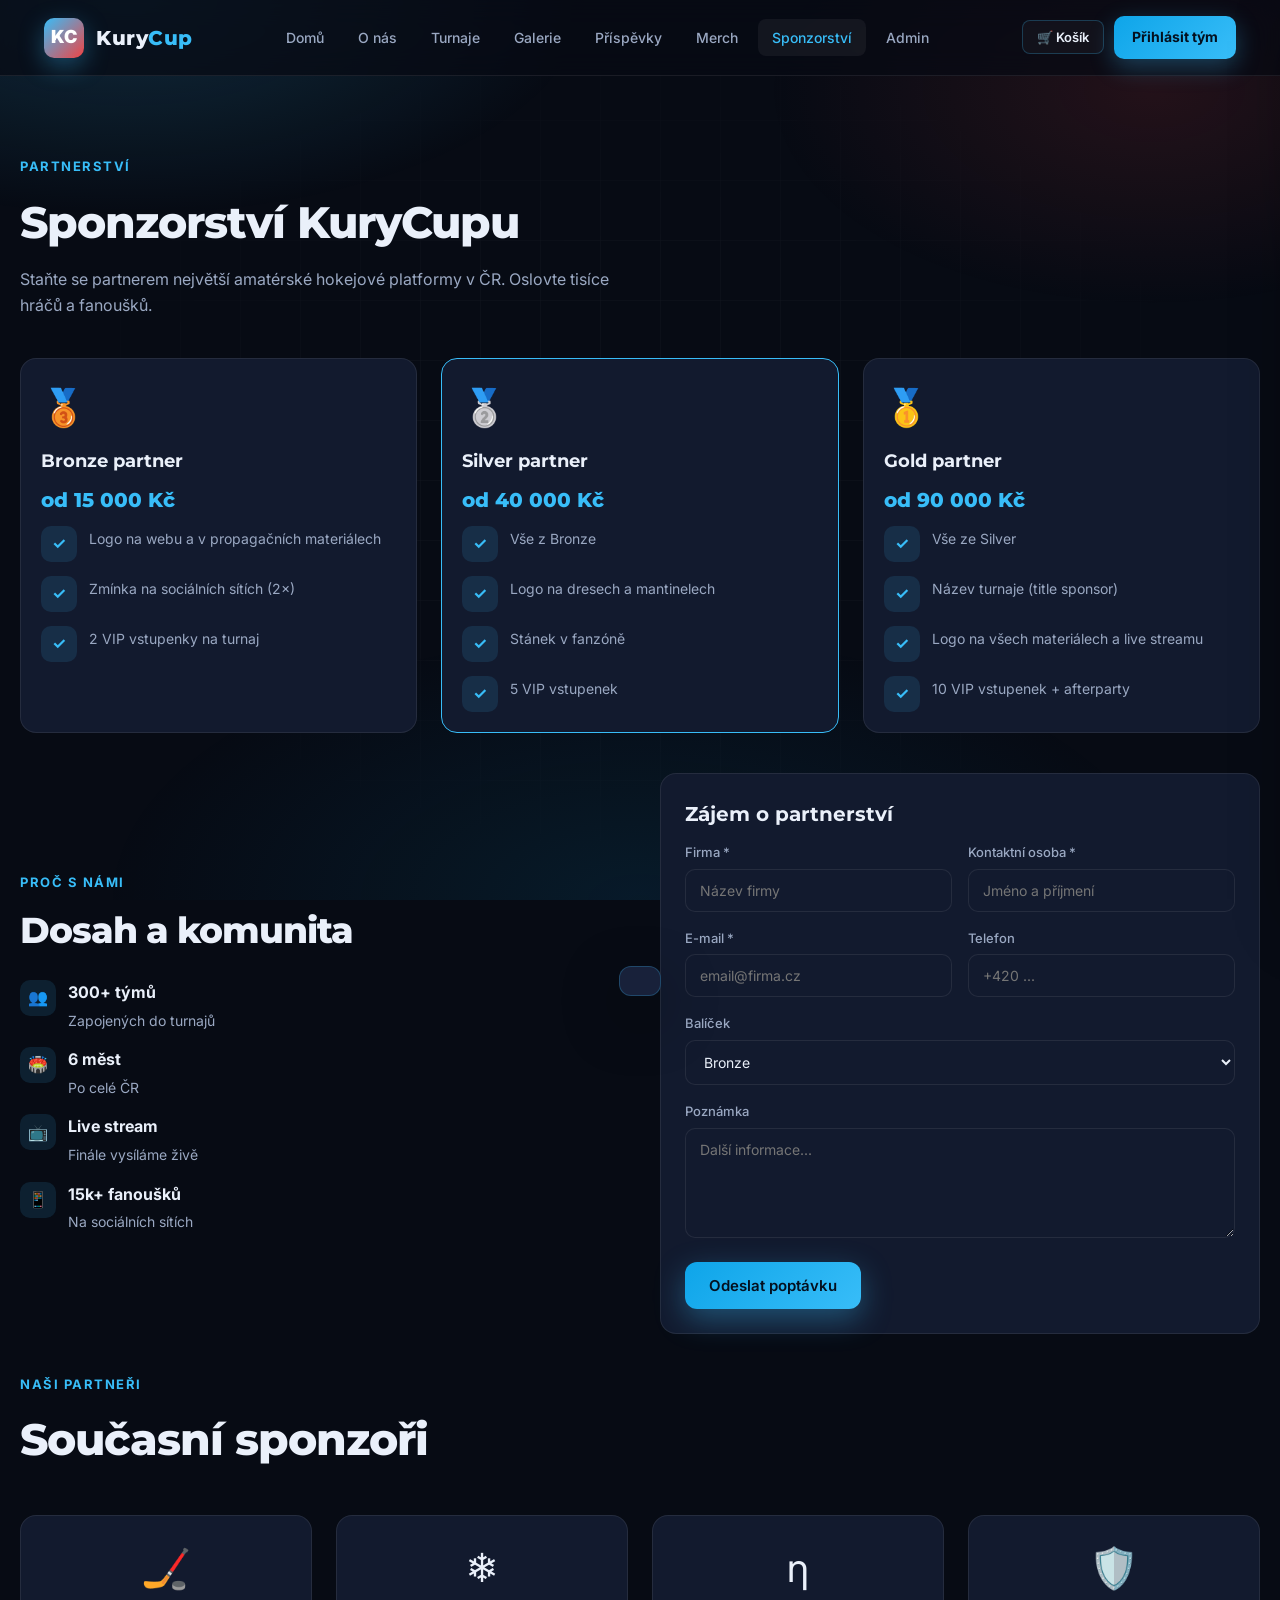
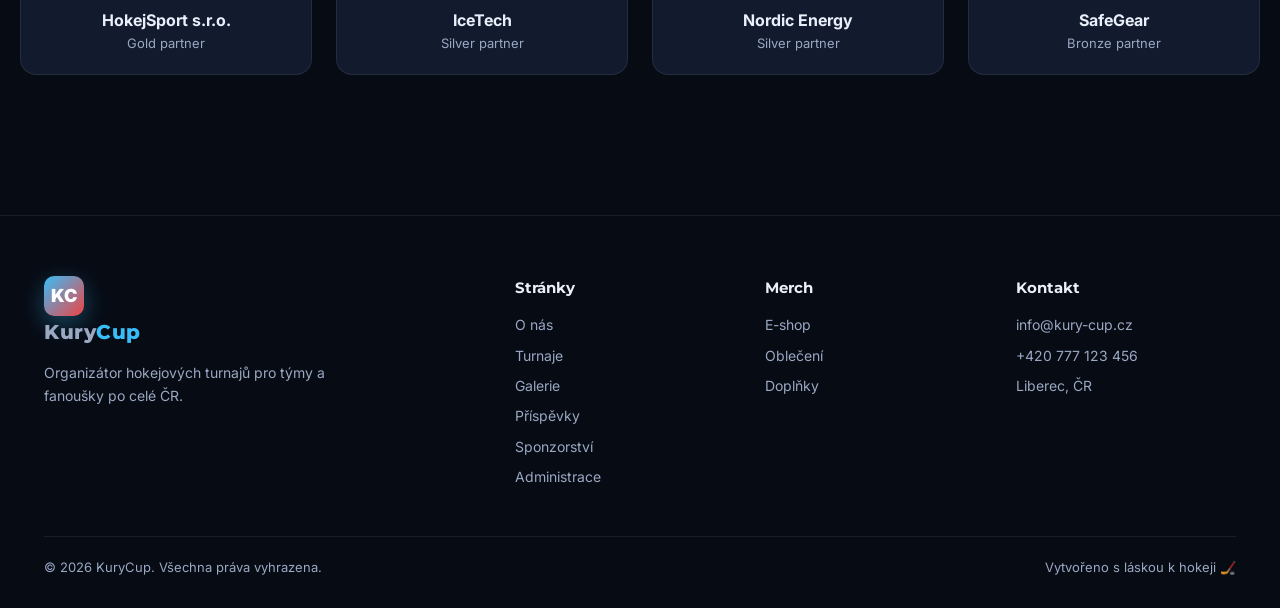
<file: sponzorstvi.html>
<!DOCTYPE html>
<html lang="cs">
<head>
<meta charset="UTF-8">
<meta name="viewport" content="width=device-width, initial-scale=1.0">
<title>Sponzorství – KuryCup</title>
<link rel="preconnect" href="https://fonts.googleapis.com">
<link rel="preconnect" href="https://fonts.gstatic.com" crossorigin>
<link href="https://fonts.googleapis.com/css2?family=Inter:wght@300;400;500;600;700&family=Montserrat:wght@600;700;800;900&display=swap" rel="stylesheet">
<link rel="stylesheet" href="css/styles.css">
<script src="js/data.js"></script>
</head>
<body>
<div class="bg-glow"></div><div class="grid-overlay"></div>
<nav class="nav">
  <div class="nav-inner">
    <a href="index.html" class="logo"><div class="logo-mark">KC</div><div class="logo-text">Kury<span>Cup</span></div></a>
    <ul class="nav-links">
      <li><a href="index.html">Domů</a></li>
      <li><a href="o-nas.html">O nás</a></li>
      <li><a href="turnaje.html">Turnaje</a></li>
      <li><a href="galerie.html">Galerie</a></li>
      <li><a href="prispevky.html">Příspěvky</a></li>
      <li><a href="merch.html">Merch</a></li>
      <li><a href="sponzorstvi.html">Sponzorství</a></li>
      <li><a href="admin.html">Admin</a></li>
    </ul>
    <div style="display:flex;align-items:center;gap:10px">
      <button data-cart-open class="btn btn-outline btn-sm">🛒 Košík <span data-cart-count style="display:none;background:var(--accent);color:#fff;border-radius:999px;padding:1px 7px;font-size:11px;margin-left:4px"></span></button>
      <a href="turnaje.html" class="nav-cta">Přihlásit tým</a>
    </div>
    <button class="hamburger" aria-label="Menu"><span></span><span></span><span></span></button>
  </div>
</nav>
<div class="mobile-menu">
  <a href="index.html">Domů</a><a href="o-nas.html">O nás</a><a href="turnaje.html">Turnaje</a><a href="galerie.html">Galerie</a><a href="prispevky.html">Příspěvky</a><a href="merch.html">Merch</a><a href="sponzorstvi.html">Sponzorství</a><a href="admin.html">Admin</a>
</div>

<section class="section container">
  <div class="section-title reveal">
    <div class="eyebrow">Partnerství</div>
    <h2>Sponzorství KuryCupu</h2>
    <p>Staňte se partnerem největší amatérské hokejové platformy v ČR. Oslovte tisíce hráčů a fanoušků.</p>
  </div>

  <div class="grid grid-3" style="margin-bottom:40px">
    <div class="card reveal"><div class="card-body">
      <div style="font-size:36px;margin-bottom:10px">🥉</div>
      <h3 class="card-title">Bronze partner</h3>
      <div class="price">od 15 000 Kč</div>
      <ul class="feature-list" style="margin-top:10px">
        <li><div class="icon">✓</div><div><span style="color:var(--muted);font-size:14px">Logo na webu a v propagačních materiálech</span></div></li>
        <li><div class="icon">✓</div><div><span style="color:var(--muted);font-size:14px">Zmínka na sociálních sítích (2×)</span></div></li>
        <li><div class="icon">✓</div><div><span style="color:var(--muted);font-size:14px">2 VIP vstupenky na turnaj</span></div></li>
      </ul>
    </div></div>
    <div class="card reveal" style="border-color:var(--primary)"><div class="card-body">
      <div style="font-size:36px;margin-bottom:10px">🥈</div>
      <h3 class="card-title">Silver partner</h3>
      <div class="price">od 40 000 Kč</div>
      <ul class="feature-list" style="margin-top:10px">
        <li><div class="icon">✓</div><div><span style="color:var(--muted);font-size:14px">Vše z Bronze</span></div></li>
        <li><div class="icon">✓</div><div><span style="color:var(--muted);font-size:14px">Logo na dresech a mantinelech</span></div></li>
        <li><div class="icon">✓</div><div><span style="color:var(--muted);font-size:14px">Stánek v fanzóně</span></div></li>
        <li><div class="icon">✓</div><div><span style="color:var(--muted);font-size:14px">5 VIP vstupenek</span></div></li>
      </ul>
    </div></div>
    <div class="card reveal"><div class="card-body">
      <div style="font-size:36px;margin-bottom:10px">🥇</div>
      <h3 class="card-title">Gold partner</h3>
      <div class="price">od 90 000 Kč</div>
      <ul class="feature-list" style="margin-top:10px">
        <li><div class="icon">✓</div><div><span style="color:var(--muted);font-size:14px">Vše ze Silver</span></div></li>
        <li><div class="icon">✓</div><div><span style="color:var(--muted);font-size:14px">Název turnaje (title sponsor)</span></div></li>
        <li><div class="icon">✓</div><div><span style="color:var(--muted);font-size:14px">Logo na všech materiálech a live streamu</span></div></li>
        <li><div class="icon">✓</div><div><span style="color:var(--muted);font-size:14px">10 VIP vstupenek + afterparty</span></div></li>
      </ul>
    </div></div>
  </div>

  <div class="about-grid">
    <div class="reveal">
      <div class="eyebrow">Proč s námi</div>
      <h2 style="font-family:'Montserrat',sans-serif;font-size:clamp(24px,3vw,36px);font-weight:800;letter-spacing:-1px;margin-bottom:14px">Dosah a komunita</h2>
      <ul class="feature-list">
        <li><div class="icon">👥</div><div><strong>300+ týmů</strong><span style="color:var(--muted);font-size:14px">Zapojených do turnajů</span></div></li>
        <li><div class="icon">🏟️</div><div><strong>6 měst</strong><span style="color:var(--muted);font-size:14px">Po celé ČR</span></div></li>
        <li><div class="icon">📺</div><div><strong>Live stream</strong><span style="color:var(--muted);font-size:14px">Finále vysíláme živě</span></div></li>
        <li><div class="icon">📱</div><div><strong>15k+ fanoušků</strong><span style="color:var(--muted);font-size:14px">Na sociálních sítích</span></div></li>
      </ul>
    </div>
    <div class="detail-card reveal">
      <h3 style="font-family:'Montserrat',sans-serif;font-size:20px;font-weight:700;margin-bottom:12px">Zájem o partnerství</h3>
      <form class="form" id="sponsorForm">
        <div class="form-row">
          <div class="field"><label>Firma *</label><input required name="company" placeholder="Název firmy"></div>
          <div class="field"><label>Kontaktní osoba *</label><input required name="person" placeholder="Jméno a příjmení"></div>
        </div>
        <div class="form-row">
          <div class="field"><label>E-mail *</label><input required type="email" name="email" placeholder="email@firma.cz"></div>
          <div class="field"><label>Telefon</label><input name="phone" placeholder="+420 ..."></div>
        </div>
        <div class="field"><label>Balíček</label><select name="package"><option>Bronze</option><option>Silver</option><option>Gold</option><option>Individuální</option></select></div>
        <div class="field"><label>Poznámka</label><textarea name="note" placeholder="Další informace..."></textarea></div>
        <button type="submit" class="btn btn-primary" style="justify-self:start">Odeslat poptávku</button>
      </form>
    </div>
  </div>

  <div class="section-title reveal" style="margin-top:40px">
    <div class="eyebrow">Naši partneři</div>
    <h2>Současní sponzoři</h2>
  </div>
  <div class="grid grid-4 reveal">
    <div class="card"><div class="card-body" style="text-align:center"><div style="font-size:40px;margin-bottom:8px">🏒</div><strong>HokejSport s.r.o.</strong><div style="color:var(--muted);font-size:13px">Gold partner</div></div></div>
    <div class="card"><div class="card-body" style="text-align:center"><div style="font-size:40px;margin-bottom:8px">❄️</div><strong>IceTech</strong><div style="color:var(--muted);font-size:13px">Silver partner</div></div></div>
    <div class="card"><div class="card-body" style="text-align:center"><div style="font-size:40px;margin-bottom:8px">η</div><strong>Nordic Energy</strong><div style="color:var(--muted);font-size:13px">Silver partner</div></div></div>
    <div class="card"><div class="card-body" style="text-align:center"><div style="font-size:40px;margin-bottom:8px">🛡️</div><strong>SafeGear</strong><div style="color:var(--muted);font-size:13px">Bronze partner</div></div></div>
  </div>
</section>

<footer class="footer">
  <div class="container">
    <div class="footer-grid">
      <div><a href="index.html" class="logo" style="margin-bottom:14px"><div class="logo-mark">KC</div><div class="logo-text">Kury<span>Cup</span></div></a><p style="color:var(--muted);font-size:14px;max-width:320px">Organizátor hokejových turnajů pro týmy a fanoušky po celé ČR.</p></div>
      <div><h4>Stránky</h4><a href="o-nas.html">O nás</a><a href="turnaje.html">Turnaje</a><a href="galerie.html">Galerie</a><a href="prispevky.html">Příspěvky</a><a href="sponzorstvi.html">Sponzorství</a><a href="admin.html">Administrace</a></div>
      <div><h4>Merch</h4><a href="merch.html">E-shop</a><a href="merch.html?cat=Oblečení">Oblečení</a><a href="merch.html?cat=Doplňky">Doplňky</a></div>
      <div><h4>Kontakt</h4><a href="mailto:info@kury-cup.cz">info@kury-cup.cz</a><a href="#">+420 777 123 456</a><a href="#">Liberec, ČR</a></div>
    </div>
    <div class="footer-bottom"><span>© 2026 KuryCup. Všechna práva vyhrazena.</span><span>Vytvořeno s láskou k hokeji 🏒</span></div>
  </div>
</footer>
<div class="cart-overlay"></div>
<div class="cart-drawer"><div class="cart-head"><h3>Košík</h3><button data-cart-close>×</button></div><div class="cart-items"></div><div class="cart-foot"><div class="cart-total"><span>Celkem</span><span>0 Kč</span></div><button class="btn btn-primary" style="width:100%" onclick="checkout()">Pokračovat k pokladně</button></div></div>
<div class="toast"></div>
<script src="js/main.js"></script>
<script>
  document.getElementById('sponsorForm').addEventListener('submit',function(e){
    e.preventDefault();
    const fd = new FormData(this);
    const body = 'Firma: '+fd.get('company')+'\nKontakt: '+fd.get('person')+'\nE-mail: '+fd.get('email')+'\nTelefon: '+fd.get('phone')+'\nBalíček: '+fd.get('package')+'\nPoznámka: '+fd.get('note');
    if(window.KC && window.KC.notify){ window.KC.notify('email','info@kury-cup.cz','Poptávka sponzorství: '+fd.get('company'), body); }
    toast('Poptávka odeslána. Ozveme se vám.');
    window.location.href = 'mailto:info@kury-cup.cz?subject='+encodeURIComponent('Poptávka sponzorství: '+fd.get('company'))+'&body='+encodeURIComponent(body);
  });
</script>
</body>
</html>
</file>
<file: css/styles.css>
/* KuryCup - modern hockey web */
:root{
  --bg:#070b14;
  --bg-2:#0d1322;
  --card:#121a2e;
  --card-2:#18213a;
  --text:#eaf0fa;
  --muted:#9aa8c2;
  --primary:#38bdf8;
  --primary-2:#0ea5e9;
  --accent:#ef4444;
  --gold:#f59e0b;
  --green:#22c55e;
  --border:rgba(255,255,255,.08);
  --border-2:rgba(56,189,248,.25);
  --shadow:0 20px 60px rgba(0,0,0,.45);
  --radius:16px;
  --radius-sm:10px;
  --max:1240px;
  --nav-h:76px;
}
*{box-sizing:border-box;margin:0;padding:0}
html{scroll-behavior:smooth}
body{
  font-family:'Inter',system-ui,-apple-system,Segoe UI,Roboto,Arial,sans-serif;
  background:var(--bg);
  color:var(--text);
  line-height:1.6;
  -webkit-font-smoothing:antialiased;
  overflow-x:hidden;
}
a{color:inherit;text-decoration:none}
img{max-width:100%;display:block}
button{font-family:inherit;cursor:pointer;border:none;background:none;color:inherit}
input,textarea,select{font-family:inherit}

/* background effects */
.bg-glow{
  position:fixed;inset:0;pointer-events:none;z-index:0;
  background:
    radial-gradient(60% 40% at 10% 0%, rgba(56,189,248,.18), transparent 60%),
    radial-gradient(50% 40% at 90% 10%, rgba(239,68,68,.12), transparent 60%),
    radial-gradient(70% 50% at 50% 100%, rgba(14,165,233,.10), transparent 60%);
}
.grid-overlay{
  position:fixed;inset:0;pointer-events:none;z-index:0;opacity:.04;
  background-image:linear-gradient(rgba(255,255,255,.6) 1px,transparent 1px),linear-gradient(90deg,rgba(255,255,255,.6) 1px,transparent 1px);
  background-size:60px 60px;
  mask-image:radial-gradient(ellipse at center,black 30%,transparent 75%);
}

/* nav */
.nav{
  position:sticky;top:0;z-index:50;
  height:var(--nav-h);
  backdrop-filter:blur(14px);
  background:rgba(7,11,20,.72);
  border-bottom:1px solid var(--border);
}
.nav-inner{
  max-width:var(--max);margin:0 auto;padding:0 24px;height:100%;
  display:flex;align-items:center;justify-content:space-between;gap:20px;
}
.logo{display:flex;align-items:center;gap:12px;font-weight:800;letter-spacing:.5px}
.logo-mark{
  width:40px;height:40px;border-radius:10px;
  background:linear-gradient(135deg,var(--primary),var(--accent));
  display:grid;place-items:center;font-weight:900;color:#fff;font-size:18px;
  box-shadow:0 8px 24px rgba(56,189,248,.35);
}
.logo-text{font-family:'Montserrat',sans-serif;font-size:20px}
.logo-text span{color:var(--primary)}
.nav-links{display:flex;align-items:center;gap:6px;list-style:none}
.nav-links a{
  padding:10px 14px;border-radius:8px;font-size:14px;font-weight:500;
  color:var(--muted);transition:.2s;
}
.nav-links a:hover,.nav-links a.active{color:var(--text);background:rgba(255,255,255,.05)}
.nav-links a.active{color:var(--primary)}
.nav-cta{
  padding:10px 18px;border-radius:10px;background:linear-gradient(135deg,var(--primary-2),var(--primary));
  color:#04101f;font-weight:700;font-size:14px;box-shadow:0 8px 24px rgba(56,189,248,.3);
  transition:.2s;
}
.nav-cta:hover{transform:translateY(-1px);box-shadow:0 12px 30px rgba(56,189,248,.45)}
.hamburger{display:none;flex-direction:column;gap:5px;padding:8px}
.hamburger span{width:24px;height:2px;background:var(--text);border-radius:2px;transition:.3s}
.hamburger.open span:nth-child(1){transform:rotate(45deg) translate(5px,5px)}
.hamburger.open span:nth-child(2){opacity:0}
.hamburger.open span:nth-child(3){transform:rotate(-45deg) translate(5px,-5px)}

.mobile-menu{
  display:none;position:fixed;top:var(--nav-h);left:0;right:0;bottom:0;
  background:rgba(7,11,20,.96);backdrop-filter:blur(20px);z-index:49;
  padding:24px;flex-direction:column;gap:8px;
}
.mobile-menu.open{display:flex}
.mobile-menu a{padding:14px 18px;border-radius:10px;font-size:16px;font-weight:500;color:var(--muted)}
.mobile-menu a:hover,.mobile-menu a.active{color:var(--text);background:rgba(255,255,255,.05)}

/* container */
.container{max-width:var(--max);margin:0 auto;padding:0 24px;position:relative;z-index:1}
.section{padding:80px 0}
.section-sm{padding:50px 0}

/* hero */
.hero{
  position:relative;padding:100px 0 80px;overflow:hidden;
}
.hero-grid{display:grid;grid-template-columns:1.1fr .9fr;gap:40px;align-items:center}
.hero-eyebrow{
  display:inline-flex;align-items:center;gap:8px;padding:8px 14px;border-radius:999px;
  background:rgba(56,189,248,.1);border:1px solid var(--border-2);
  color:var(--primary);font-size:13px;font-weight:600;letter-spacing:.5px;text-transform:uppercase;
}
.hero-eyebrow .dot{width:8px;height:8px;border-radius:50%;background:var(--primary);box-shadow:0 0 12px var(--primary);animation:pulse 1.6s infinite}
@keyframes pulse{0%,100%{opacity:1;transform:scale(1)}50%{opacity:.5;transform:scale(1.3)}}
.hero h1{
  font-family:'Montserrat',sans-serif;font-size:clamp(40px,6vw,76px);line-height:1.05;
  margin:20px 0 18px;font-weight:800;letter-spacing:-1.5px;
}
.hero h1 .grad{
  background:linear-gradient(135deg,var(--primary),#a78bfa,var(--accent));
  -webkit-background-clip:text;background-clip:text;color:transparent;
}
.hero p{color:var(--muted);font-size:18px;max-width:560px;margin-bottom:30px}
.hero-actions{display:flex;gap:14px;flex-wrap:wrap}
.btn{
  display:inline-flex;align-items:center;gap:8px;padding:14px 24px;border-radius:12px;
  font-weight:600;font-size:15px;transition:.25s;cursor:pointer;
}
.btn-primary{background:linear-gradient(135deg,var(--primary-2),var(--primary));color:#04101f;box-shadow:0 10px 30px rgba(56,189,248,.35)}
.btn-primary:hover{transform:translateY(-2px);box-shadow:0 16px 40px rgba(56,189,248,.5)}
.btn-outline{border:1px solid var(--border-2);color:var(--text);background:rgba(255,255,255,.03)}
.btn-outline:hover{background:rgba(56,189,248,.08);border-color:var(--primary)}
.btn-ghost{color:var(--muted)}
.btn-ghost:hover{color:var(--primary)}
.btn-sm{padding:8px 14px;font-size:13px;border-radius:8px}
.btn-danger{background:var(--accent);color:#fff}

.hero-visual{
  position:relative;height:460px;border-radius:24px;overflow:hidden;
  background:linear-gradient(135deg,#0f172a,#1e293b);
  border:1px solid var(--border);
  box-shadow:var(--shadow);
}
.hero-visual img{width:100%;height:100%;object-fit:cover;opacity:.85}
.hero-visual::after{
  content:'';position:absolute;inset:0;
  background:linear-gradient(180deg,transparent 40%,rgba(7,11,20,.85));
}
.hero-badge{
  position:absolute;bottom:20px;left:20px;right:20px;
  background:rgba(7,11,20,.7);backdrop-filter:blur(10px);border:1px solid var(--border);
  border-radius:14px;padding:14px 16px;display:flex;align-items:center;gap:12px;
}
.hero-badge strong{font-size:14px;display:block}
.hero-badge span{font-size:12px;color:var(--muted)}

/* stats */
.stats{display:grid;grid-template-columns:repeat(4,1fr);gap:18px;margin-top:40px}
.stat{
  background:var(--card);border:1px solid var(--border);border-radius:var(--radius);
  padding:22px 20px;transition:.25s;
}
.stat:hover{border-color:var(--border-2);transform:translateY(-3px)}
.stat-num{font-family:'Montserrat',sans-serif;font-size:34px;font-weight:800;color:var(--primary);line-height:1}
.stat-label{color:var(--muted);font-size:13px;margin-top:6px}

/* sections */
.section-title{margin-bottom:40px}
.eyebrow{
  color:var(--primary);font-size:13px;font-weight:700;letter-spacing:1.5px;text-transform:uppercase;margin-bottom:10px;
}
.section-title h2{
  font-family:'Montserrat',sans-serif;font-size:clamp(28px,4vw,44px);font-weight:800;letter-spacing:-1px;
  margin-bottom:10px;
}
.section-title p{color:var(--muted);max-width:620px;font-size:16px}

/* cards */
.card{
  background:var(--card);border:1px solid var(--border);border-radius:var(--radius);
  overflow:hidden;transition:.25s;position:relative;
}
.card:hover{border-color:var(--border-2);transform:translateY(-4px);box-shadow:var(--shadow)}
.card-img{position:relative;height:200px;overflow:hidden;background:var(--card-2)}
.card-img img{width:100%;height:100%;object-fit:cover;transition:.4s}
.card:hover .card-img img{transform:scale(1.06)}
.card-body{padding:20px}
.card-title{font-family:'Montserrat',sans-serif;font-size:18px;font-weight:700;margin-bottom:6px}
.card-text{color:var(--muted);font-size:14px}
.badge{
  display:inline-flex;align-items:center;gap:6px;padding:4px 10px;border-radius:999px;
  font-size:11px;font-weight:700;letter-spacing:.5px;text-transform:uppercase;
}
.badge-upcoming{background:rgba(56,189,248,.15);color:var(--primary);border:1px solid var(--border-2)}
.badge-past{background:rgba(148,163,184,.12);color:var(--muted);border:1px solid var(--border)}
.badge-live{background:rgba(239,68,68,.15);color:#fca5a5;border:1px solid rgba(239,68,68,.3)}
.badge-new{background:rgba(34,197,94,.15);color:#86efac;border:1px solid rgba(34,197,94,.3)}

/* tabs */
.tabs{display:flex;gap:8px;margin-bottom:28px;flex-wrap:wrap}
.tab{
  padding:10px 18px;border-radius:10px;font-weight:600;font-size:14px;
  background:var(--card);border:1px solid var(--border);color:var(--muted);cursor:pointer;transition:.2s;
}
.tab.active{background:var(--primary);color:#04101f;border-color:var(--primary)}
.tab:hover:not(.active){border-color:var(--border-2);color:var(--text)}

/* grid */
.grid{display:grid;gap:24px}
.grid-2{grid-template-columns:repeat(2,1fr)}
.grid-3{grid-template-columns:repeat(3,1fr)}
.grid-4{grid-template-columns:repeat(4,1fr)}
@media(max-width:900px){.grid-3,.grid-4{grid-template-columns:repeat(2,1fr)}}
@media(max-width:600px){.grid-2,.grid-3,.grid-4{grid-template-columns:1fr}}

/* tournament card */
.tourn-card{display:flex;flex-direction:column}
.tourn-card .card-img{height:180px}
.tourn-meta{display:flex;gap:14px;flex-wrap:wrap;color:var(--muted);font-size:13px;margin:10px 0}
.tourn-meta span{display:inline-flex;align-items:center;gap:6px}
.tourn-card .card-body{flex:1;display:flex;flex-direction:column}
.tourn-card .card-body .btn{margin-top:auto;align-self:flex-start}

/* gallery */
.gallery{columns:3 280px;column-gap:16px}
.gallery-item{break-inside:avoid;margin-bottom:16px;border-radius:14px;overflow:hidden;position:relative;cursor:pointer}
.gallery-item img{width:100%;transition:.4s}
.gallery-item:hover img{transform:scale(1.05)}
.gallery-item .overlay{
  position:absolute;inset:0;background:linear-gradient(180deg,transparent 50%,rgba(0,0,0,.7));
  opacity:0;transition:.3s;display:flex;align-items:flex-end;padding:14px;color:#fff;font-weight:600;font-size:14px;
}
.gallery-item:hover .overlay{opacity:1}

/* lightbox */
.lightbox{
  position:fixed;inset:0;background:rgba(0,0,0,.92);z-index:100;
  display:none;align-items:center;justify-content:center;padding:20px;
}
.lightbox.open{display:flex}
.lightbox img{max-width:90vw;max-height:85vh;border-radius:12px}
.lightbox .close{position:absolute;top:20px;right:24px;font-size:32px;color:#fff;cursor:pointer}

/* blog */
.post-card .card-img{height:200px}
.post-meta{display:flex;gap:12px;color:var(--muted);font-size:12px;margin-bottom:8px}
.post-body{line-height:1.7;color:var(--muted)}
.post-body h1,.post-body h2,.post-body h3{color:var(--text);font-family:'Montserrat',sans-serif;margin:20px 0 10px}
.post-body p{margin-bottom:14px}
.post-body ul{padding-left:20px;margin-bottom:14px}

/* merch */
.product-card .card-img{height:220px;background:var(--card-2)}
.price{font-family:'Montserrat',sans-serif;font-size:20px;font-weight:800;color:var(--primary);margin:8px 0}
.price-old{color:var(--muted);text-decoration:line-through;font-size:14px;margin-left:8px}
.product-actions{display:flex;gap:8px;margin-top:auto}

/* cart */
.cart-drawer{
  position:fixed;top:0;right:-420px;width:400px;max-width:90vw;height:100vh;
  background:var(--bg-2);border-left:1px solid var(--border);z-index:80;
  transition:.35s;box-shadow:var(--shadow);display:flex;flex-direction:column;
}
.cart-drawer.open{right:0}
.cart-head{padding:20px;border-bottom:1px solid var(--border);display:flex;justify-content:space-between;align-items:center}
.cart-items{flex:1;overflow:auto;padding:16px}
.cart-item{display:flex;gap:12px;padding:12px 0;border-bottom:1px solid var(--border)}
.cart-item img{width:64px;height:64px;border-radius:8px;object-fit:cover;background:var(--card)}
.cart-item-info{flex:1}
.cart-item-info h4{font-size:14px;margin-bottom:4px}
.cart-item-info .price{font-size:15px;margin:0}
.cart-foot{padding:20px;border-top:1px solid var(--border)}
.cart-total{display:flex;justify-content:space-between;font-size:18px;font-weight:700;margin-bottom:14px}
.cart-overlay{position:fixed;inset:0;background:rgba(0,0,0,.5);z-index:79;display:none}
.cart-overlay.open{display:block}

/* forms */
.form{display:grid;gap:16px}
.form-row{display:grid;grid-template-columns:1fr 1fr;gap:16px}
@media(max-width:600px){.form-row{grid-template-columns:1fr}}
.field label{display:block;font-size:13px;color:var(--muted);margin-bottom:6px;font-weight:500}
.field input,.field textarea,.field select{
  width:100%;padding:12px 14px;border-radius:10px;
  background:var(--card);border:1px solid var(--border);color:var(--text);font-size:14px;
  transition:.2s;
}
.field input:focus,.field textarea:focus,.field select:focus{outline:none;border-color:var(--primary);box-shadow:0 0 0 3px rgba(56,189,248,.15)}
.field textarea{min-height:110px;resize:vertical}

/* modal */
.modal{
  position:fixed;inset:0;background:rgba(0,0,0,.7);backdrop-filter:blur(6px);
  z-index:90;display:none;align-items:center;justify-content:center;padding:20px;
}
.modal.open{display:flex}
.modal-box{
  background:var(--bg-2);border:1px solid var(--border);border-radius:20px;
  max-width:560px;width:100%;max-height:90vh;overflow:auto;padding:28px;
  box-shadow:var(--shadow);
}
.modal-head{display:flex;justify-content:space-between;align-items:center;margin-bottom:18px}
.modal-head h3{font-family:'Montserrat',sans-serif;font-size:22px;font-weight:700}
.modal-close{font-size:24px;color:var(--muted);cursor:pointer}

/* toast */
.toast{
  position:fixed;bottom:24px;left:50%;transform:translateX(-50%) translateY(120px);
  background:var(--card-2);border:1px solid var(--border-2);border-radius:12px;
  padding:14px 20px;z-index:200;transition:.35s;box-shadow:var(--shadow);font-weight:500;
}
.toast.show{transform:translateX(-50%) translateY(0)}

/* footer */
.footer{padding:60px 0 30px;border-top:1px solid var(--border);margin-top:60px;position:relative;z-index:1}
.footer-grid{display:grid;grid-template-columns:2fr 1fr 1fr 1fr;gap:30px}
@media(max-width:900px){.footer-grid{grid-template-columns:1fr 1fr}}
@media(max-width:600px){.footer-grid{grid-template-columns:1fr}}
.footer h4{font-family:'Montserrat',sans-serif;margin-bottom:14px;font-size:15px}
.footer a{display:block;color:var(--muted);font-size:14px;margin-bottom:8px;transition:.2s}
.footer a:hover{color:var(--primary)}
.footer-bottom{margin-top:40px;padding-top:20px;border-top:1px solid var(--border);color:var(--muted);font-size:13px;display:flex;justify-content:space-between;flex-wrap:wrap;gap:10px}

/* about */
.about-grid{display:grid;grid-template-columns:1fr 1fr;gap:40px;align-items:center}
@media(max-width:900px){.about-grid{grid-template-columns:1fr}}
.about-img{border-radius:20px;overflow:hidden;border:1px solid var(--border);height:420px}
.about-img img{width:100%;height:100%;object-fit:cover}
.feature-list{list-style:none;display:grid;gap:14px;margin-top:20px}
.feature-list li{display:flex;gap:12px;align-items:flex-start}
.feature-list .icon{width:36px;height:36px;border-radius:10px;background:rgba(56,189,248,.12);color:var(--primary);display:grid;place-items:center;font-weight:700;flex-shrink:0}
.feature-list strong{display:block;margin-bottom:2px}

/* reveal */
.reveal{opacity:0;transform:translateY(24px);transition:.7s ease}
.reveal.in{opacity:1;transform:none}

/* detail */
.detail-hero{padding:60px 0 40px}
.detail-grid{display:grid;grid-template-columns:1.4fr 1fr;gap:30px}
@media(max-width:900px){.detail-grid{grid-template-columns:1fr}}
.detail-card{background:var(--card);border:1px solid var(--border);border-radius:var(--radius);padding:24px}
.detail-list{list-style:none;display:grid;gap:10px}
.detail-list li{display:flex;justify-content:space-between;padding:10px 0;border-bottom:1px solid var(--border)}
.detail-list li span:first-child{color:var(--muted)}
.detail-list li span:last-child{font-weight:600}

/* misc */
.empty{color:var(--muted);text-align:center;padding:40px;font-size:15px}
.pill{display:inline-block;padding:6px 12px;border-radius:999px;background:var(--card);border:1px solid var(--border);font-size:13px;color:var(--muted);margin:4px}
.kpi-row{display:flex;gap:24px;flex-wrap:wrap;margin-top:16px}
.kpi{background:var(--card);border:1px solid var(--border);border-radius:12px;padding:14px 18px;flex:1;min-width:140px}
.kpi strong{display:block;font-size:22px;color:var(--primary);font-family:'Montserrat',sans-serif}
.kpi span{color:var(--muted);font-size:12px}

/* scrollbar */
::-webkit-scrollbar{width:10px;height:10px}
::-webkit-scrollbar-track{background:var(--bg)}
::-webkit-scrollbar-thumb{background:var(--card-2);border-radius:5px}
::-webkit-scrollbar-thumb:hover{background:var(--primary-2)}
</file>
